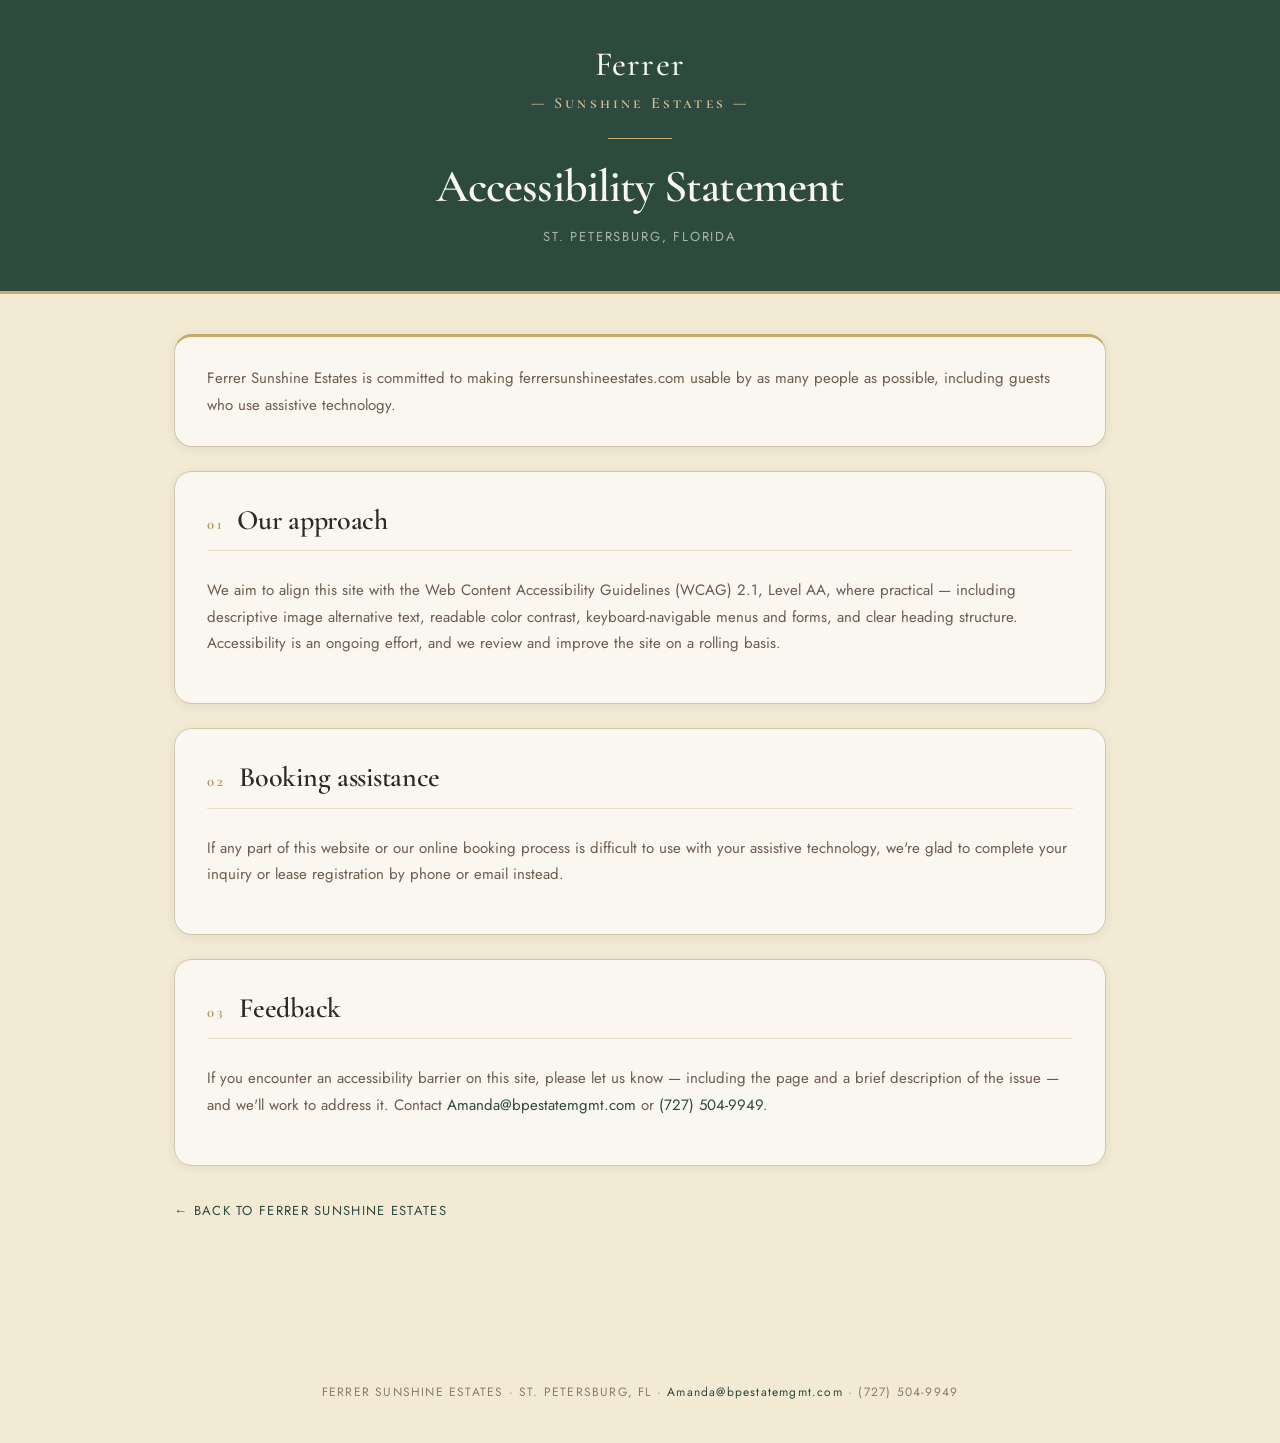
<file: accessibility.html>
<!doctype html>
<html lang="en">
<head>
<meta charset="utf-8" />
<meta name="viewport" content="width=device-width, initial-scale=1" />

<!-- Google tag (gtag.js) -->
<script async src="https://www.googletagmanager.com/gtag/js?id=G-5G0YYKSD37"></script>
<script>
  window.dataLayer = window.dataLayer || [];
  function gtag(){dataLayer.push(arguments);}
  gtag('js', new Date());

  gtag('config', 'G-5G0YYKSD37');
</script>

<title>Accessibility Statement | Ferrer Sunshine Estates</title>
<meta name="description" content="Our commitment to digital accessibility for ferrersunshineestates.com and how to reach us with feedback or accommodation requests." />
<link rel="canonical" href="https://www.ferrersunshineestates.com/accessibility.html" />
<meta name="robots" content="index, follow" />
<link rel="icon" href="/favicon.ico" sizes="any" />
<link rel="apple-touch-icon" href="/apple-touch-icon.png" />
<link rel="manifest" href="/site.webmanifest" />
<meta name="theme-color" content="#2C4A3E" />
<link rel="preconnect" href="https://fonts.googleapis.com" />
<link rel="preconnect" href="https://fonts.gstatic.com" crossorigin>
<link href="https://fonts.googleapis.com/css2?family=Cormorant+Garamond:ital,wght@0,300;0,400;0,500;0,600;1,300;1,400;1,500;1,600&family=Cormorant+SC:wght@300;500;600;700&family=Jost:wght@300;400;500;600;700&display=swap" rel="stylesheet">
<link rel="stylesheet" href="tokens.css" />
<link rel="stylesheet" href="lease.css" />
<style>
.lp-wrap p, .lp-wrap li { font-size: 15px; line-height: 1.75; color: var(--color-cream-700); max-width: none; }
.lp-wrap li { margin-bottom: 6px; }
.lp-wrap ul { padding-left: 22px; margin: 10px 0 0; }
.lp-wrap a { color: var(--color-green-800); }
.back { display: inline-block; margin: 34px 0 0; font-size: 13px; letter-spacing: .1em; text-transform: uppercase; color: var(--color-green-800); text-decoration: none; }
.back:hover { text-decoration: underline; }
</style>
</head>
<body>
<header class="lp-mast">
<div class="lm-name">Ferrer</div>
<div class="lm-sub">— Sunshine Estates —</div>
<div class="lm-rule"></div>
<h1>Accessibility Statement</h1>
<div class="lm-meta">St. Petersburg, Florida</div>
</header>

<div class="lp-wrap">
<div class="lp-intro">
<p>Ferrer Sunshine Estates is committed to making ferrersunshineestates.com usable by as many people as possible, including guests who use assistive technology.</p>
</div>

<div class="sec">
<div class="sec-head"><span class="sec-num">01</span><h2>Our approach</h2></div>
<p>We aim to align this site with the Web Content Accessibility Guidelines (WCAG) 2.1, Level AA, where practical — including descriptive image alternative text, readable color contrast, keyboard-navigable menus and forms, and clear heading structure. Accessibility is an ongoing effort, and we review and improve the site on a rolling basis.</p>
</div>

<div class="sec">
<div class="sec-head"><span class="sec-num">02</span><h2>Booking assistance</h2></div>
<p>If any part of this website or our online booking process is difficult to use with your assistive technology, we're glad to complete your inquiry or lease registration by phone or email instead.</p>
</div>

<div class="sec">
<div class="sec-head"><span class="sec-num">03</span><h2>Feedback</h2></div>
<p>If you encounter an accessibility barrier on this site, please let us know — including the page and a brief description of the issue — and we'll work to address it. Contact <a href="mailto:Amanda@bpestatemgmt.com">Amanda@bpestatemgmt.com</a> or <a href="tel:7275049949">(727) 504-9949</a>.</p>
</div>

<a class="back" href="index.html">&larr; Back to Ferrer Sunshine Estates</a>
</div>

<div class="foot">
FERRER SUNSHINE ESTATES · ST. PETERSBURG, FL · <a href="mailto:Amanda@bpestatemgmt.com">Amanda@bpestatemgmt.com</a> · (727) 504-9949
</div>
</body>
</html>
</file>
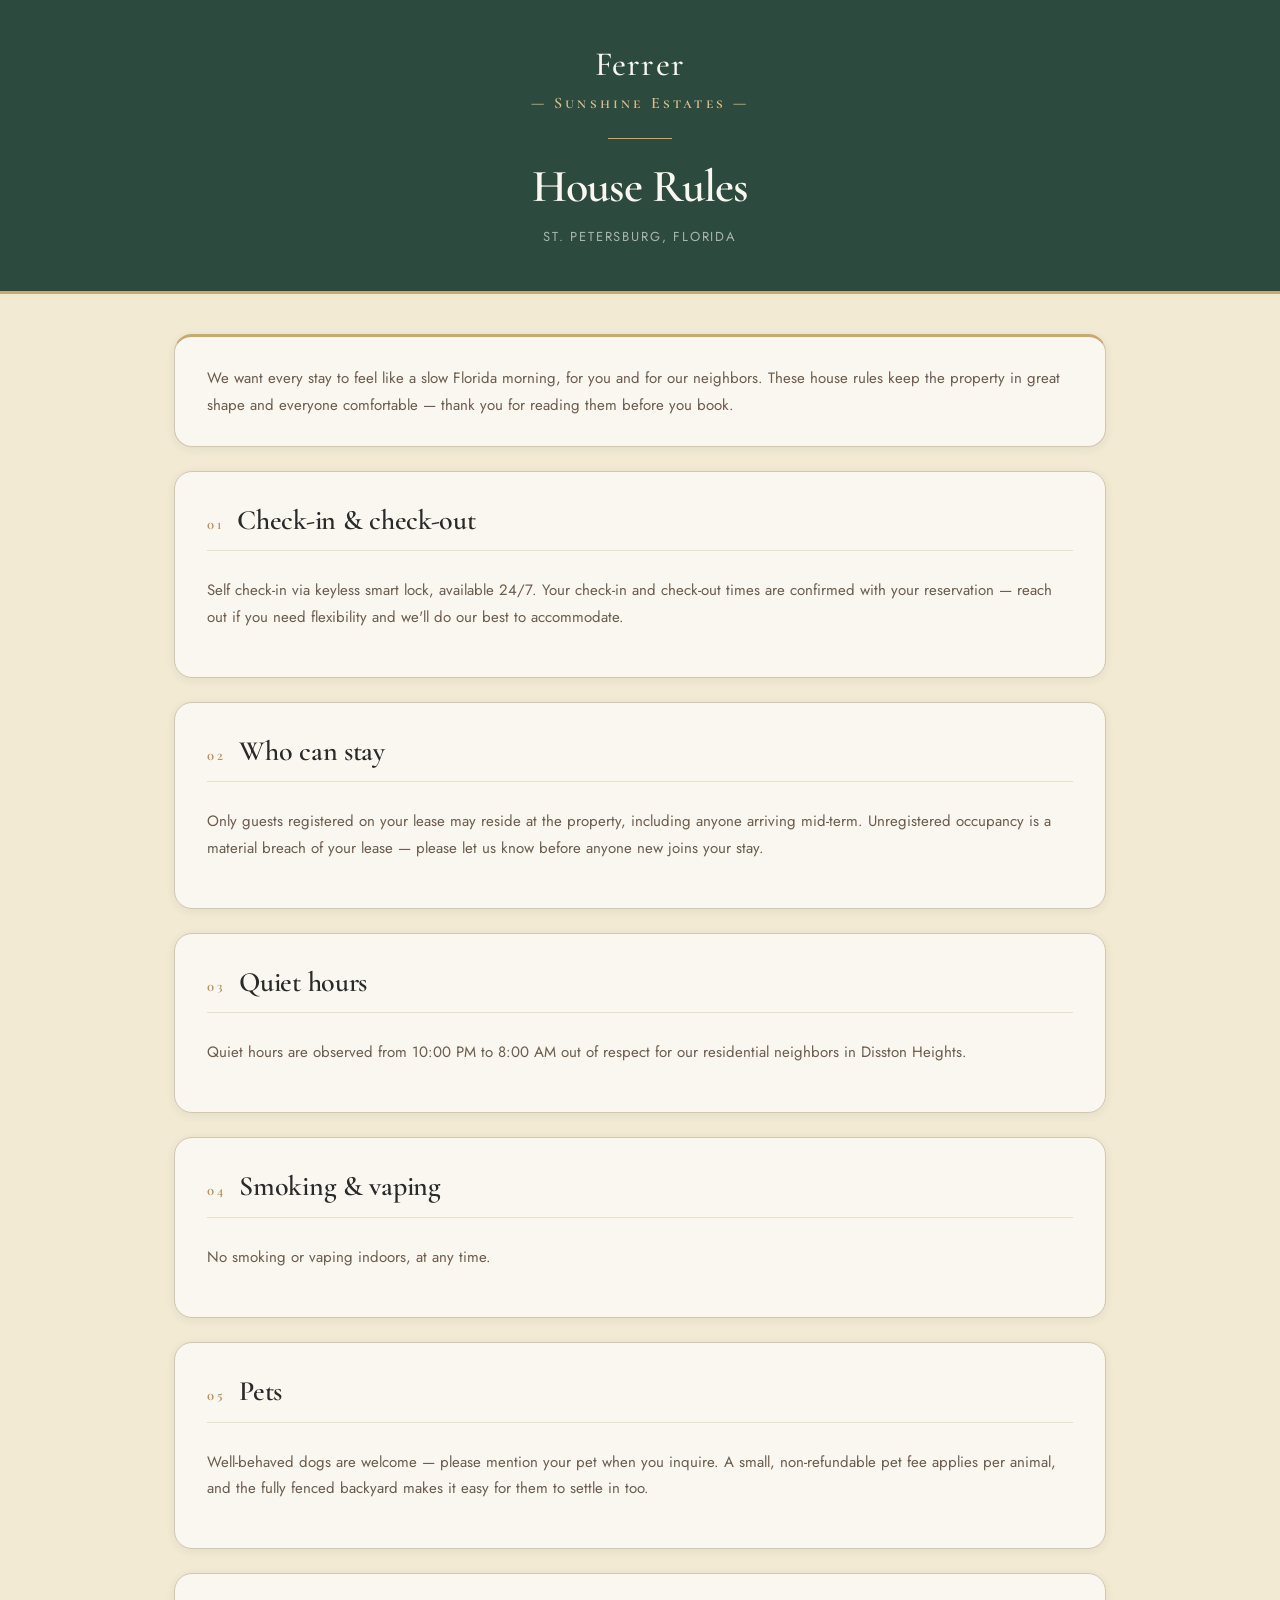
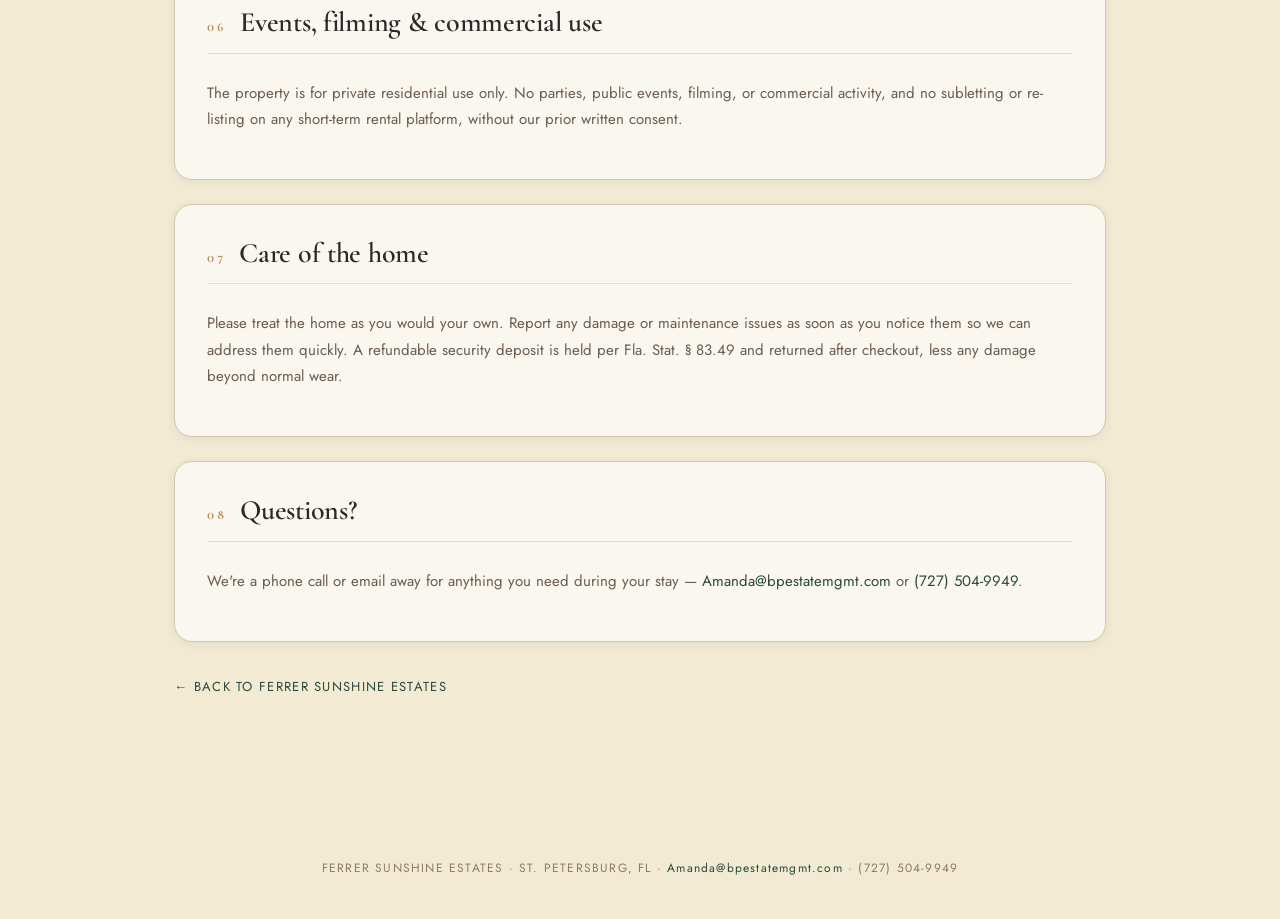
<file: house-rules.html>
<!doctype html>
<html lang="en">
<head>
<meta charset="utf-8" />
<meta name="viewport" content="width=device-width, initial-scale=1" />

<!-- Google tag (gtag.js) -->
<script async src="https://www.googletagmanager.com/gtag/js?id=G-5G0YYKSD37"></script>
<script>
  window.dataLayer = window.dataLayer || [];
  function gtag(){dataLayer.push(arguments);}
  gtag('js', new Date());

  gtag('config', 'G-5G0YYKSD37');
</script>

<title>House Rules | Ferrer Sunshine Estates, St. Petersburg FL</title>
<meta name="description" content="House rules for guests staying at Ferrer Sunshine Estates in St. Petersburg, Florida — check-in, quiet hours, pets, smoking policy, and more." />
<link rel="canonical" href="https://www.ferrersunshineestates.com/house-rules.html" />
<meta name="robots" content="index, follow" />
<link rel="icon" href="/favicon.ico" sizes="any" />
<link rel="apple-touch-icon" href="/apple-touch-icon.png" />
<link rel="manifest" href="/site.webmanifest" />
<meta name="theme-color" content="#2C4A3E" />
<link rel="preconnect" href="https://fonts.googleapis.com" />
<link rel="preconnect" href="https://fonts.gstatic.com" crossorigin>
<link href="https://fonts.googleapis.com/css2?family=Cormorant+Garamond:ital,wght@0,300;0,400;0,500;0,600;1,300;1,400;1,500;1,600&family=Cormorant+SC:wght@300;500;600;700&family=Jost:wght@300;400;500;600;700&display=swap" rel="stylesheet">
<link rel="stylesheet" href="tokens.css" />
<link rel="stylesheet" href="lease.css" />
<style>
.lp-wrap p, .lp-wrap li { font-size: 15px; line-height: 1.75; color: var(--color-cream-700); max-width: none; }
.lp-wrap li { margin-bottom: 6px; }
.lp-wrap ul { padding-left: 22px; margin: 10px 0 0; }
.lp-wrap a { color: var(--color-green-800); }
.back { display: inline-block; margin: 34px 0 0; font-size: 13px; letter-spacing: .1em; text-transform: uppercase; color: var(--color-green-800); text-decoration: none; }
.back:hover { text-decoration: underline; }
</style>
</head>
<body>
<header class="lp-mast">
<div class="lm-name">Ferrer</div>
<div class="lm-sub">— Sunshine Estates —</div>
<div class="lm-rule"></div>
<h1>House Rules</h1>
<div class="lm-meta">St. Petersburg, Florida</div>
</header>

<div class="lp-wrap">
<div class="lp-intro">
<p>We want every stay to feel like a slow Florida morning, for you and for our neighbors. These house rules keep the property in great shape and everyone comfortable — thank you for reading them before you book.</p>
</div>

<div class="sec">
<div class="sec-head"><span class="sec-num">01</span><h2>Check-in &amp; check-out</h2></div>
<p>Self check-in via keyless smart lock, available 24/7. Your check-in and check-out times are confirmed with your reservation — reach out if you need flexibility and we'll do our best to accommodate.</p>
</div>

<div class="sec">
<div class="sec-head"><span class="sec-num">02</span><h2>Who can stay</h2></div>
<p>Only guests registered on your lease may reside at the property, including anyone arriving mid-term. Unregistered occupancy is a material breach of your lease — please let us know before anyone new joins your stay.</p>
</div>

<div class="sec">
<div class="sec-head"><span class="sec-num">03</span><h2>Quiet hours</h2></div>
<p>Quiet hours are observed from 10:00 PM to 8:00 AM out of respect for our residential neighbors in Disston Heights.</p>
</div>

<div class="sec">
<div class="sec-head"><span class="sec-num">04</span><h2>Smoking &amp; vaping</h2></div>
<p>No smoking or vaping indoors, at any time.</p>
</div>

<div class="sec">
<div class="sec-head"><span class="sec-num">05</span><h2>Pets</h2></div>
<p>Well-behaved dogs are welcome — please mention your pet when you inquire. A small, non-refundable pet fee applies per animal, and the fully fenced backyard makes it easy for them to settle in too.</p>
</div>

<div class="sec">
<div class="sec-head"><span class="sec-num">06</span><h2>Events, filming &amp; commercial use</h2></div>
<p>The property is for private residential use only. No parties, public events, filming, or commercial activity, and no subletting or re-listing on any short-term rental platform, without our prior written consent.</p>
</div>

<div class="sec">
<div class="sec-head"><span class="sec-num">07</span><h2>Care of the home</h2></div>
<p>Please treat the home as you would your own. Report any damage or maintenance issues as soon as you notice them so we can address them quickly. A refundable security deposit is held per Fla. Stat. § 83.49 and returned after checkout, less any damage beyond normal wear.</p>
</div>

<div class="sec">
<div class="sec-head"><span class="sec-num">08</span><h2>Questions?</h2></div>
<p>We're a phone call or email away for anything you need during your stay — <a href="mailto:Amanda@bpestatemgmt.com">Amanda@bpestatemgmt.com</a> or <a href="tel:7275049949">(727) 504-9949</a>.</p>
</div>

<a class="back" href="index.html">&larr; Back to Ferrer Sunshine Estates</a>
</div>

<div class="foot">
FERRER SUNSHINE ESTATES · ST. PETERSBURG, FL · <a href="mailto:Amanda@bpestatemgmt.com">Amanda@bpestatemgmt.com</a> · (727) 504-9949
</div>
</body>
</html>
</file>
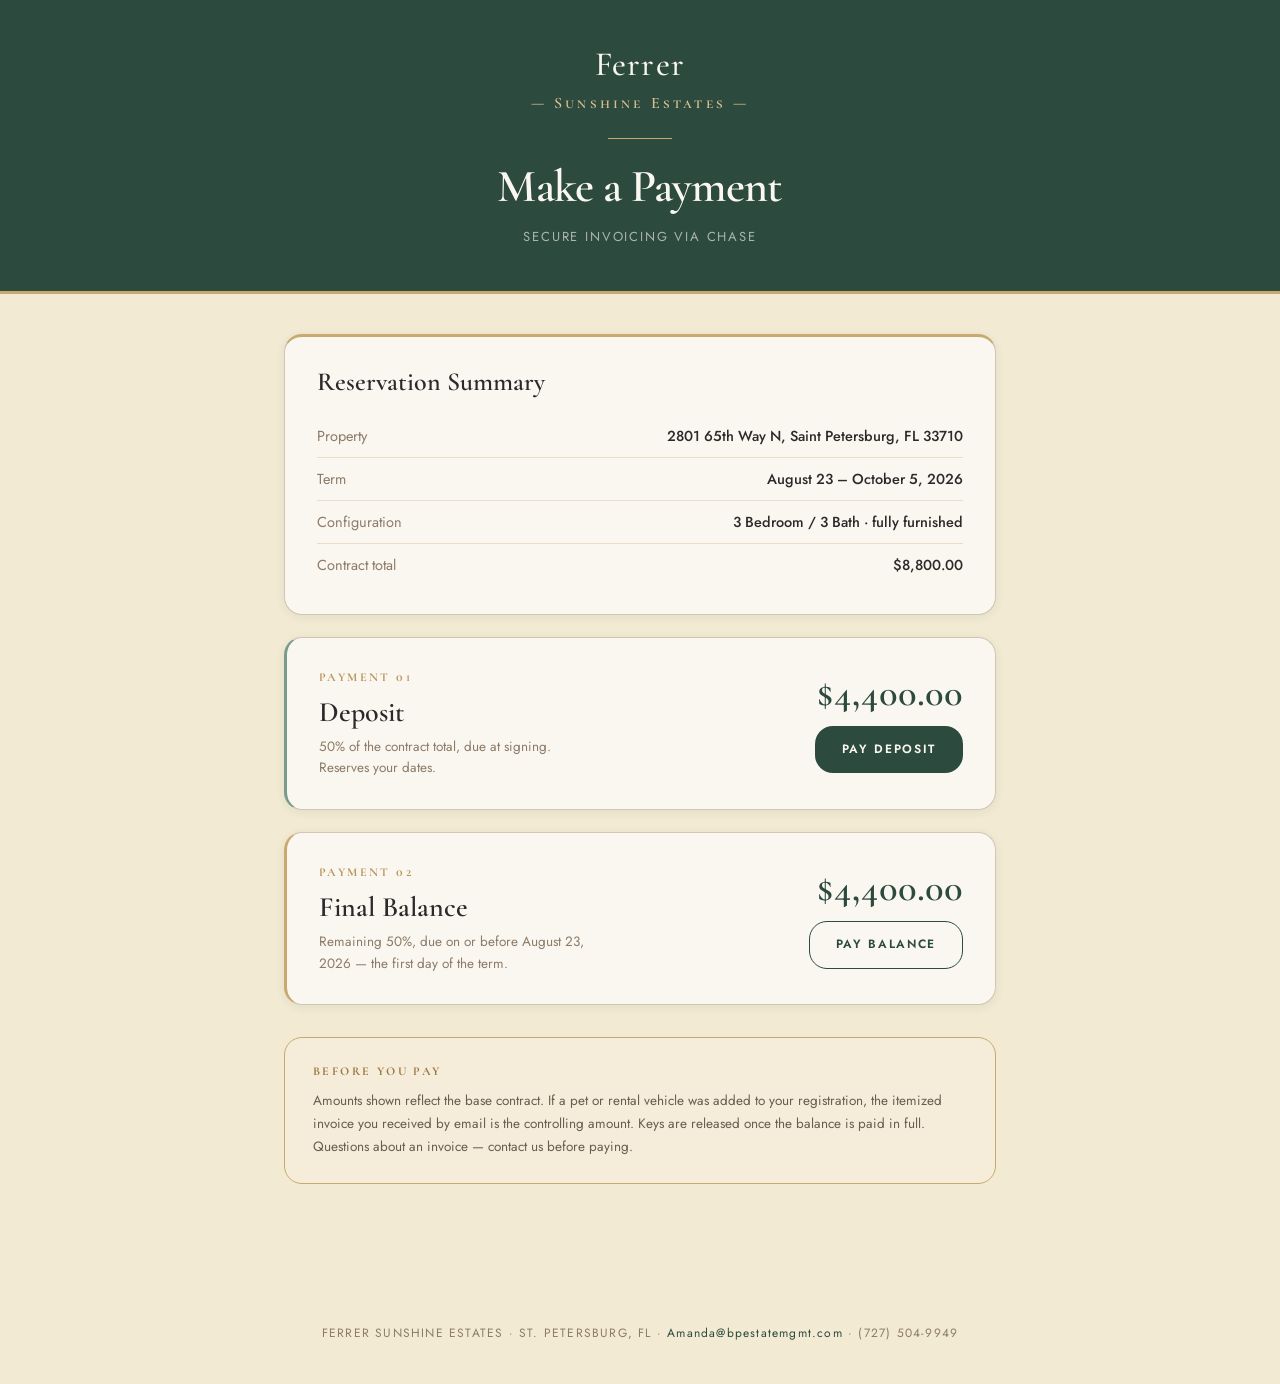
<file: pay.html>
<!doctype html>
<html lang="en">
<head>
<meta charset="utf-8" />
<meta name="viewport" content="width=device-width, initial-scale=1" />

<!-- Google tag (gtag.js) -->
<script async src="https://www.googletagmanager.com/gtag/js?id=G-5G0YYKSD37"></script>
<script>
  window.dataLayer = window.dataLayer || [];
  function gtag(){dataLayer.push(arguments);}
  gtag('js', new Date());

  gtag('config', 'G-5G0YYKSD37');
</script>

<title>Make a Payment | Ferrer Sunshine Estates</title>
<meta name="robots" content="noindex, nofollow" />
<link rel="stylesheet" href="tokens.css" />
<link rel="stylesheet" href="lease.css" />
<style>
.pay-wrap{max-width:760px;margin:0 auto;padding:0 24px 100px}
.pay-summary{background:var(--color-cream-50);border:1px solid var(--color-cream-300);border-top:3px solid var(--color-gold-500);border-radius:var(--radius-sm);padding:28px 32px;margin-top:40px;box-shadow:var(--shadow-sm)}
.pay-summary .ps-row{display:flex;justify-content:space-between;gap:20px;padding:9px 0;font-size:14.5px;border-bottom:1px solid var(--color-cream-200)}
.pay-summary .ps-row:last-child{border-bottom:none}
.pay-summary .ps-row span:first-child{color:var(--color-cream-600)}
.pay-summary .ps-row span:last-child{color:var(--color-charcoal);font-weight:500;text-align:right}
.pay-summary h3{font-family:var(--font-display);font-size:26px;font-weight:600;margin:0 0 16px;color:var(--color-charcoal)}
.paycard{background:var(--color-cream-50);border:1px solid var(--color-cream-300);border-left:3px solid var(--color-green-500);border-radius:var(--radius-sm);padding:30px 32px;margin-top:22px;box-shadow:var(--shadow-sm);display:flex;justify-content:space-between;align-items:center;gap:28px;flex-wrap:wrap}
.paycard.second{border-left-color:var(--color-gold-500)}
.paycard .pc-step{font-family:var(--font-sc);font-size:12px;font-weight:700;letter-spacing:.2em;text-transform:uppercase;color:var(--color-gold-600);margin-bottom:8px}
.paycard h4{font-family:var(--font-display);font-size:28px;font-weight:600;margin:0 0 8px;color:var(--color-charcoal);line-height:1.15}
.paycard p{font-size:13.5px;line-height:1.6;color:var(--color-cream-600);margin:0;max-width:34ch}
.paycard .pc-right{display:flex;flex-direction:column;align-items:flex-end;gap:14px}
.paycard .pc-amt{font-family:var(--font-display);font-size:38px;font-weight:600;color:var(--color-green-800);line-height:1;font-variant-numeric:tabular-nums}
.paycard .btn{text-decoration:none;white-space:nowrap}
.paynote{margin-top:32px;padding:24px 28px;border:1px solid var(--color-gold-500);background:var(--color-gold-100);border-radius:var(--radius-sm)}
.paynote b{display:block;font-family:var(--font-sc);font-size:12px;font-weight:700;letter-spacing:.2em;text-transform:uppercase;color:var(--color-gold-700);margin-bottom:8px}
.paynote p{font-size:13.5px;line-height:1.7;color:var(--color-cream-700);margin:0;max-width:none}
@media(max-width:620px){.paycard{flex-direction:column;align-items:flex-start}.paycard .pc-right{align-items:flex-start;width:100%}}
</style>
</head>
<body>
<header class="lp-mast">
<div class="lm-name">Ferrer</div>
<div class="lm-sub">— Sunshine Estates —</div>
<div class="lm-rule"></div>
<h1>Make a Payment</h1>
<div class="lm-meta">Secure Invoicing via Chase</div>
</header>
<div class="pay-wrap">
<div class="pay-summary">
<h3>Reservation Summary</h3>
<div class="ps-row"><span>Property</span><span>2801 65th Way N, Saint Petersburg, FL 33710</span></div>
<div class="ps-row"><span>Term</span><span>August 23 – October 5, 2026</span></div>
<div class="ps-row"><span>Configuration</span><span>3 Bedroom / 3 Bath · fully furnished</span></div>
<div class="ps-row"><span>Contract total</span><span id="ps-total">—</span></div>
</div>
<div class="paycard">
<div>
<div class="pc-step">Payment 01</div>
<h4>Deposit</h4>
<p>50% of the contract total, due at signing. Reserves your dates.</p>
</div>
<div class="pc-right">
<div class="pc-amt" id="amt-deposit">—</div>
<a class="btn btn-primary" id="link-deposit" href="#" target="_blank" rel="noopener noreferrer">Pay Deposit</a>
</div>
</div>
<div class="paycard second">
<div>
<div class="pc-step">Payment 02</div>
<h4>Final Balance</h4>
<p>Remaining 50%, due on or before August 23, 2026 — the first day of the term.</p>
</div>
<div class="pc-right">
<div class="pc-amt" id="amt-balance">—</div>
<a class="btn btn-outline" id="link-balance" href="#" target="_blank" rel="noopener noreferrer">Pay Balance</a>
</div>
</div>
<div class="paynote">
<b>Before you pay</b>
<p>Amounts shown reflect the base contract. If a pet or rental vehicle was added to your registration, the itemized invoice you received by email is the controlling amount. Keys are released once the balance is paid in full. Questions about an invoice — contact us before paying.</p>
</div>
</div>
<div class="foot">
FERRER SUNSHINE ESTATES · ST. PETERSBURG, FL · <a href="mailto:Amanda@bpestatemgmt.com">Amanda@bpestatemgmt.com</a> · (727) 504-9949
</div>
<script>
/* ── CONFIG ─────────────────────────────────────────────────
   Update CONTRACT_TOTAL to the final agreed amount for this
   client (include pet / vehicle add-ons if any).
   Swap the invoice URLs when you issue new invoices.
   ──────────────────────────────────────────────────────────── */
var CONTRACT_TOTAL = 8800;
var LINK_DEPOSIT = 'https://payments.chase.com/?invid=KMRPYR46YYYH';
var LINK_BALANCE = 'https://payments.chase.com/?invid=KMRPYR46YYZ2';

/* A signed registration links here as pay.html?total=9050&co=freeFall%20Theatre
   — the total and company name below are overridden when those are present. */
var params = new URLSearchParams(location.search);
var qTotal = parseFloat(params.get('total'));
if (!isNaN(qTotal) && qTotal > 0) CONTRACT_TOTAL = qTotal;
var qCo = params.get('co');
if (qCo) {
  var row = document.createElement('div');
  row.className = 'ps-row';
  row.innerHTML = '<span>Lessee<\/span><span><\/span>';
  row.lastChild.textContent = qCo;
  document.getElementById('ps-total').parentNode.parentNode.insertBefore(row, document.getElementById('ps-total').parentNode);
}

var usd = function (n) { return '$' + n.toLocaleString('en-US', { minimumFractionDigits: 2, maximumFractionDigits: 2 }); };
var half = Math.round(CONTRACT_TOTAL * 50) / 100;
document.getElementById('ps-total').textContent = usd(CONTRACT_TOTAL);
document.getElementById('amt-deposit').textContent = usd(half);
document.getElementById('amt-balance').textContent = usd(CONTRACT_TOTAL - half);
document.getElementById('link-deposit').href = LINK_DEPOSIT;
document.getElementById('link-balance').href = LINK_BALANCE;
</script>
</body>
</html>
</file>
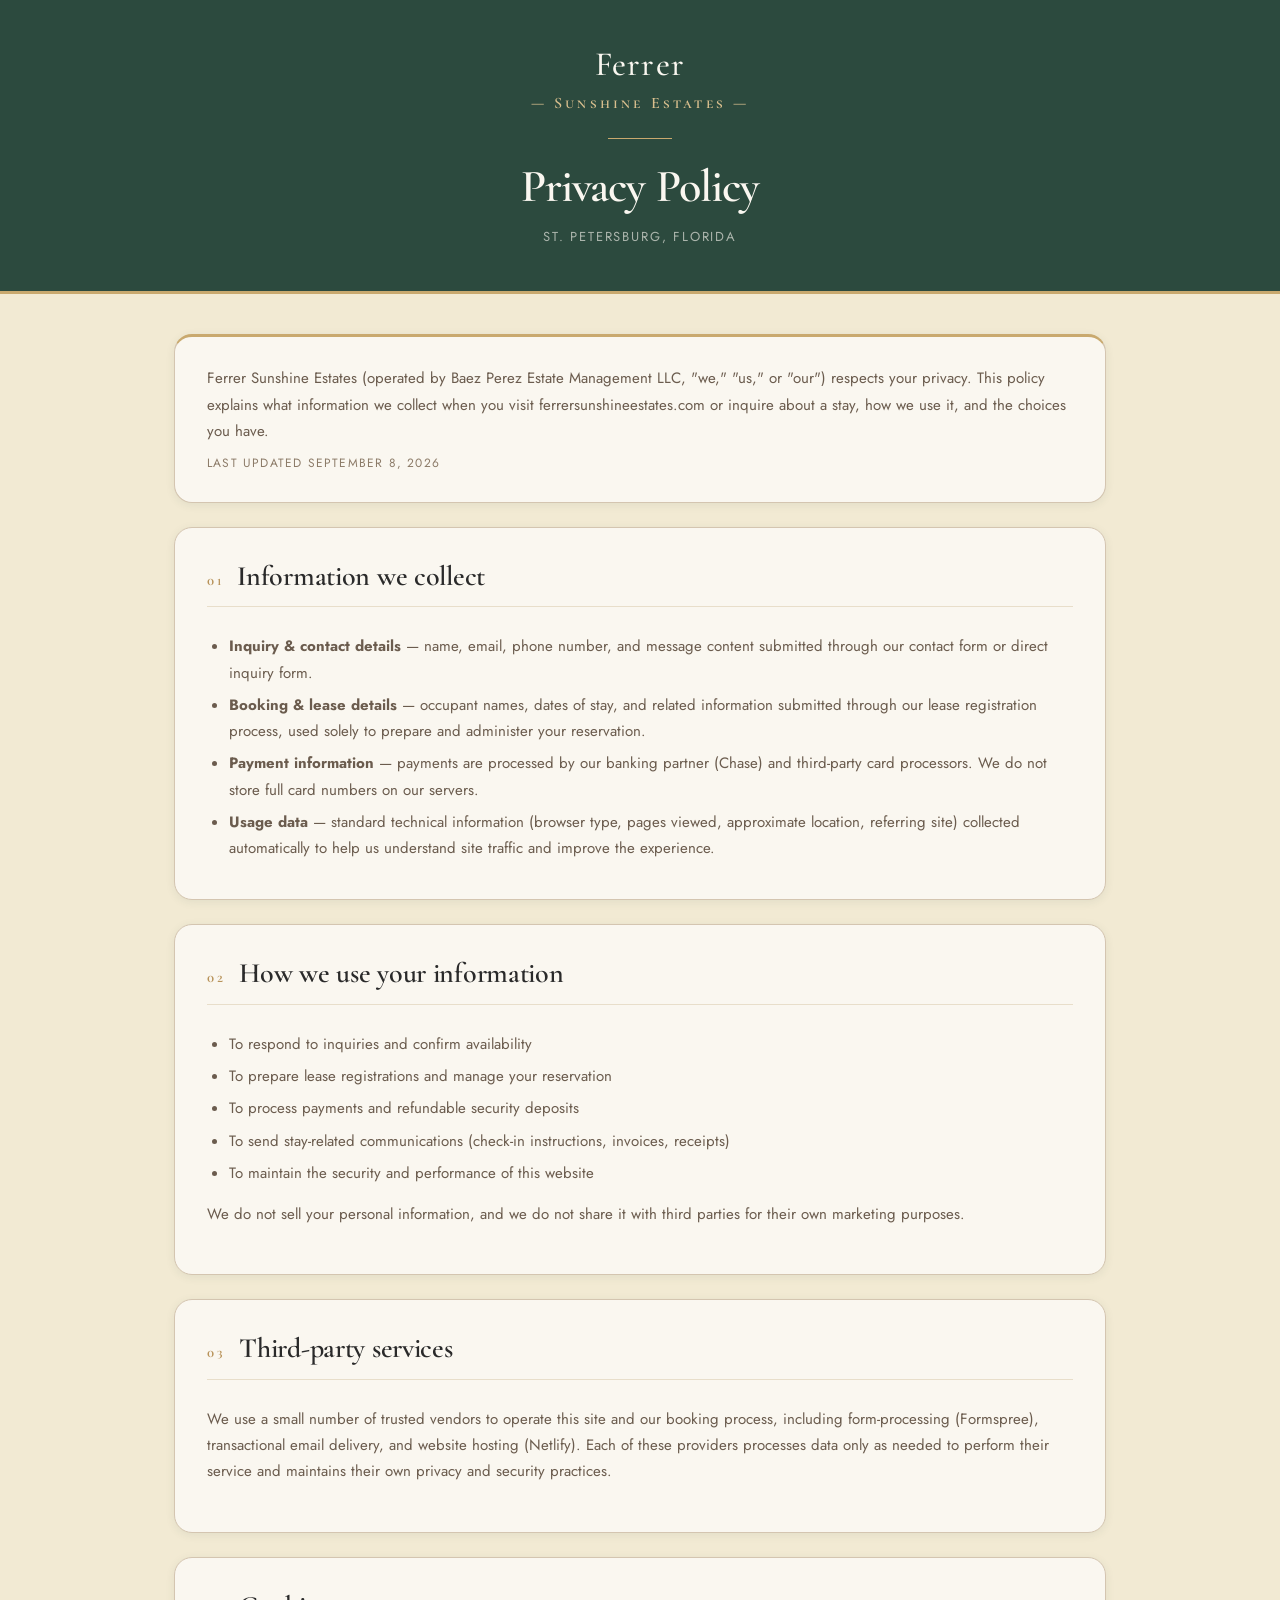
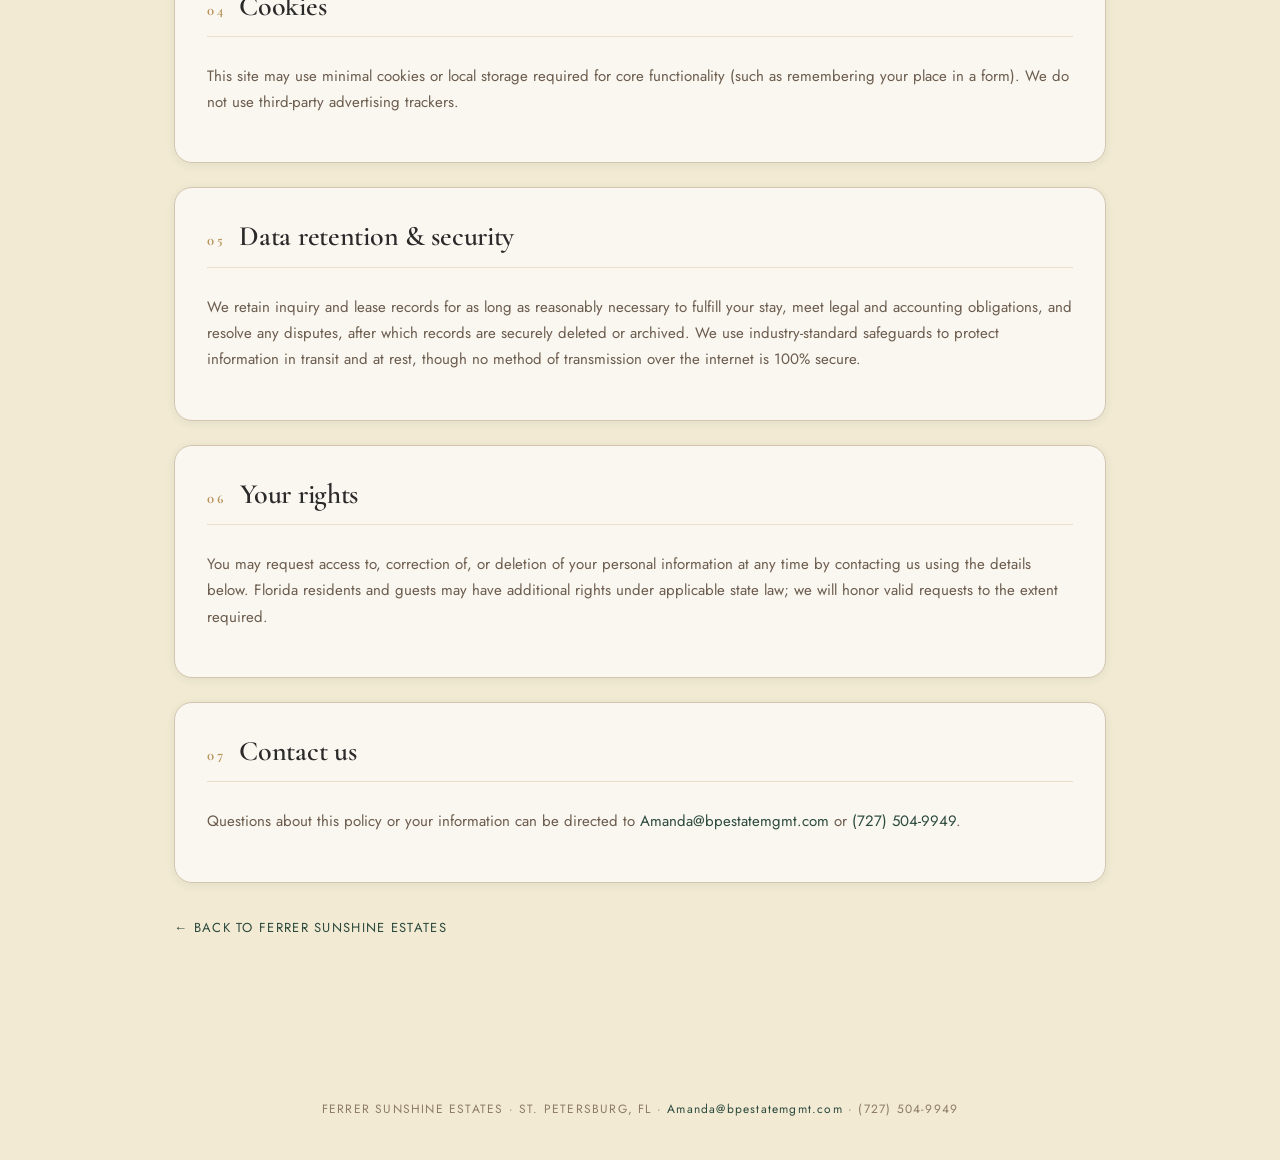
<file: privacy.html>
<!doctype html>
<html lang="en">
<head>
<meta charset="utf-8" />
<meta name="viewport" content="width=device-width, initial-scale=1" />

<!-- Google tag (gtag.js) -->
<script async src="https://www.googletagmanager.com/gtag/js?id=G-5G0YYKSD37"></script>
<script>
  window.dataLayer = window.dataLayer || [];
  function gtag(){dataLayer.push(arguments);}
  gtag('js', new Date());

  gtag('config', 'G-5G0YYKSD37');
</script>

<title>Privacy Policy | Ferrer Sunshine Estates</title>
<meta name="description" content="How Ferrer Sunshine Estates collects, uses, and protects the information you share with us when you inquire about or book a stay in St. Petersburg, FL." />
<link rel="canonical" href="https://www.ferrersunshineestates.com/privacy.html" />
<meta name="robots" content="index, follow" />
<link rel="icon" href="/favicon.ico" sizes="any" />
<link rel="apple-touch-icon" href="/apple-touch-icon.png" />
<link rel="manifest" href="/site.webmanifest" />
<meta name="theme-color" content="#2C4A3E" />
<link rel="preconnect" href="https://fonts.googleapis.com" />
<link rel="preconnect" href="https://fonts.gstatic.com" crossorigin>
<link href="https://fonts.googleapis.com/css2?family=Cormorant+Garamond:ital,wght@0,300;0,400;0,500;0,600;1,300;1,400;1,500;1,600&family=Cormorant+SC:wght@300;500;600;700&family=Jost:wght@300;400;500;600;700&display=swap" rel="stylesheet">
<link rel="stylesheet" href="tokens.css" />
<link rel="stylesheet" href="lease.css" />
<style>
.lp-wrap p, .lp-wrap li { font-size: 15px; line-height: 1.75; color: var(--color-cream-700); max-width: none; }
.lp-wrap li { margin-bottom: 6px; }
.lp-wrap ul { padding-left: 22px; margin: 10px 0 0; }
.lp-wrap a { color: var(--color-green-800); }
.updated { font-size: 12px; letter-spacing: .1em; text-transform: uppercase; color: var(--color-cream-600); margin-top: 10px; }
.back { display: inline-block; margin: 34px 0 0; font-size: 13px; letter-spacing: .1em; text-transform: uppercase; color: var(--color-green-800); text-decoration: none; }
.back:hover { text-decoration: underline; }
</style>
</head>
<body>
<header class="lp-mast">
<div class="lm-name">Ferrer</div>
<div class="lm-sub">— Sunshine Estates —</div>
<div class="lm-rule"></div>
<h1>Privacy Policy</h1>
<div class="lm-meta">St. Petersburg, Florida</div>
</header>

<div class="lp-wrap">
<div class="lp-intro">
<p>Ferrer Sunshine Estates (operated by Baez Perez Estate Management LLC, "we," "us," or "our") respects your privacy. This policy explains what information we collect when you visit ferrersunshineestates.com or inquire about a stay, how we use it, and the choices you have.</p>
<div class="updated">Last updated September 8, 2026</div>
</div>

<div class="sec">
<div class="sec-head"><span class="sec-num">01</span><h2>Information we collect</h2></div>
<ul>
<li><b>Inquiry &amp; contact details</b> — name, email, phone number, and message content submitted through our contact form or direct inquiry form.</li>
<li><b>Booking &amp; lease details</b> — occupant names, dates of stay, and related information submitted through our lease registration process, used solely to prepare and administer your reservation.</li>
<li><b>Payment information</b> — payments are processed by our banking partner (Chase) and third-party card processors. We do not store full card numbers on our servers.</li>
<li><b>Usage data</b> — standard technical information (browser type, pages viewed, approximate location, referring site) collected automatically to help us understand site traffic and improve the experience.</li>
</ul>
</div>

<div class="sec">
<div class="sec-head"><span class="sec-num">02</span><h2>How we use your information</h2></div>
<ul>
<li>To respond to inquiries and confirm availability</li>
<li>To prepare lease registrations and manage your reservation</li>
<li>To process payments and refundable security deposits</li>
<li>To send stay-related communications (check-in instructions, invoices, receipts)</li>
<li>To maintain the security and performance of this website</li>
</ul>
<p>We do not sell your personal information, and we do not share it with third parties for their own marketing purposes.</p>
</div>

<div class="sec">
<div class="sec-head"><span class="sec-num">03</span><h2>Third-party services</h2></div>
<p>We use a small number of trusted vendors to operate this site and our booking process, including form-processing (Formspree), transactional email delivery, and website hosting (Netlify). Each of these providers processes data only as needed to perform their service and maintains their own privacy and security practices.</p>
</div>

<div class="sec">
<div class="sec-head"><span class="sec-num">04</span><h2>Cookies</h2></div>
<p>This site may use minimal cookies or local storage required for core functionality (such as remembering your place in a form). We do not use third-party advertising trackers.</p>
</div>

<div class="sec">
<div class="sec-head"><span class="sec-num">05</span><h2>Data retention &amp; security</h2></div>
<p>We retain inquiry and lease records for as long as reasonably necessary to fulfill your stay, meet legal and accounting obligations, and resolve any disputes, after which records are securely deleted or archived. We use industry-standard safeguards to protect information in transit and at rest, though no method of transmission over the internet is 100% secure.</p>
</div>

<div class="sec">
<div class="sec-head"><span class="sec-num">06</span><h2>Your rights</h2></div>
<p>You may request access to, correction of, or deletion of your personal information at any time by contacting us using the details below. Florida residents and guests may have additional rights under applicable state law; we will honor valid requests to the extent required.</p>
</div>

<div class="sec">
<div class="sec-head"><span class="sec-num">07</span><h2>Contact us</h2></div>
<p>Questions about this policy or your information can be directed to <a href="mailto:Amanda@bpestatemgmt.com">Amanda@bpestatemgmt.com</a> or <a href="tel:7275049949">(727) 504-9949</a>.</p>
</div>

<a class="back" href="index.html">&larr; Back to Ferrer Sunshine Estates</a>
</div>

<div class="foot">
FERRER SUNSHINE ESTATES · ST. PETERSBURG, FL · <a href="mailto:Amanda@bpestatemgmt.com">Amanda@bpestatemgmt.com</a> · (727) 504-9949
</div>
</body>
</html>
</file>
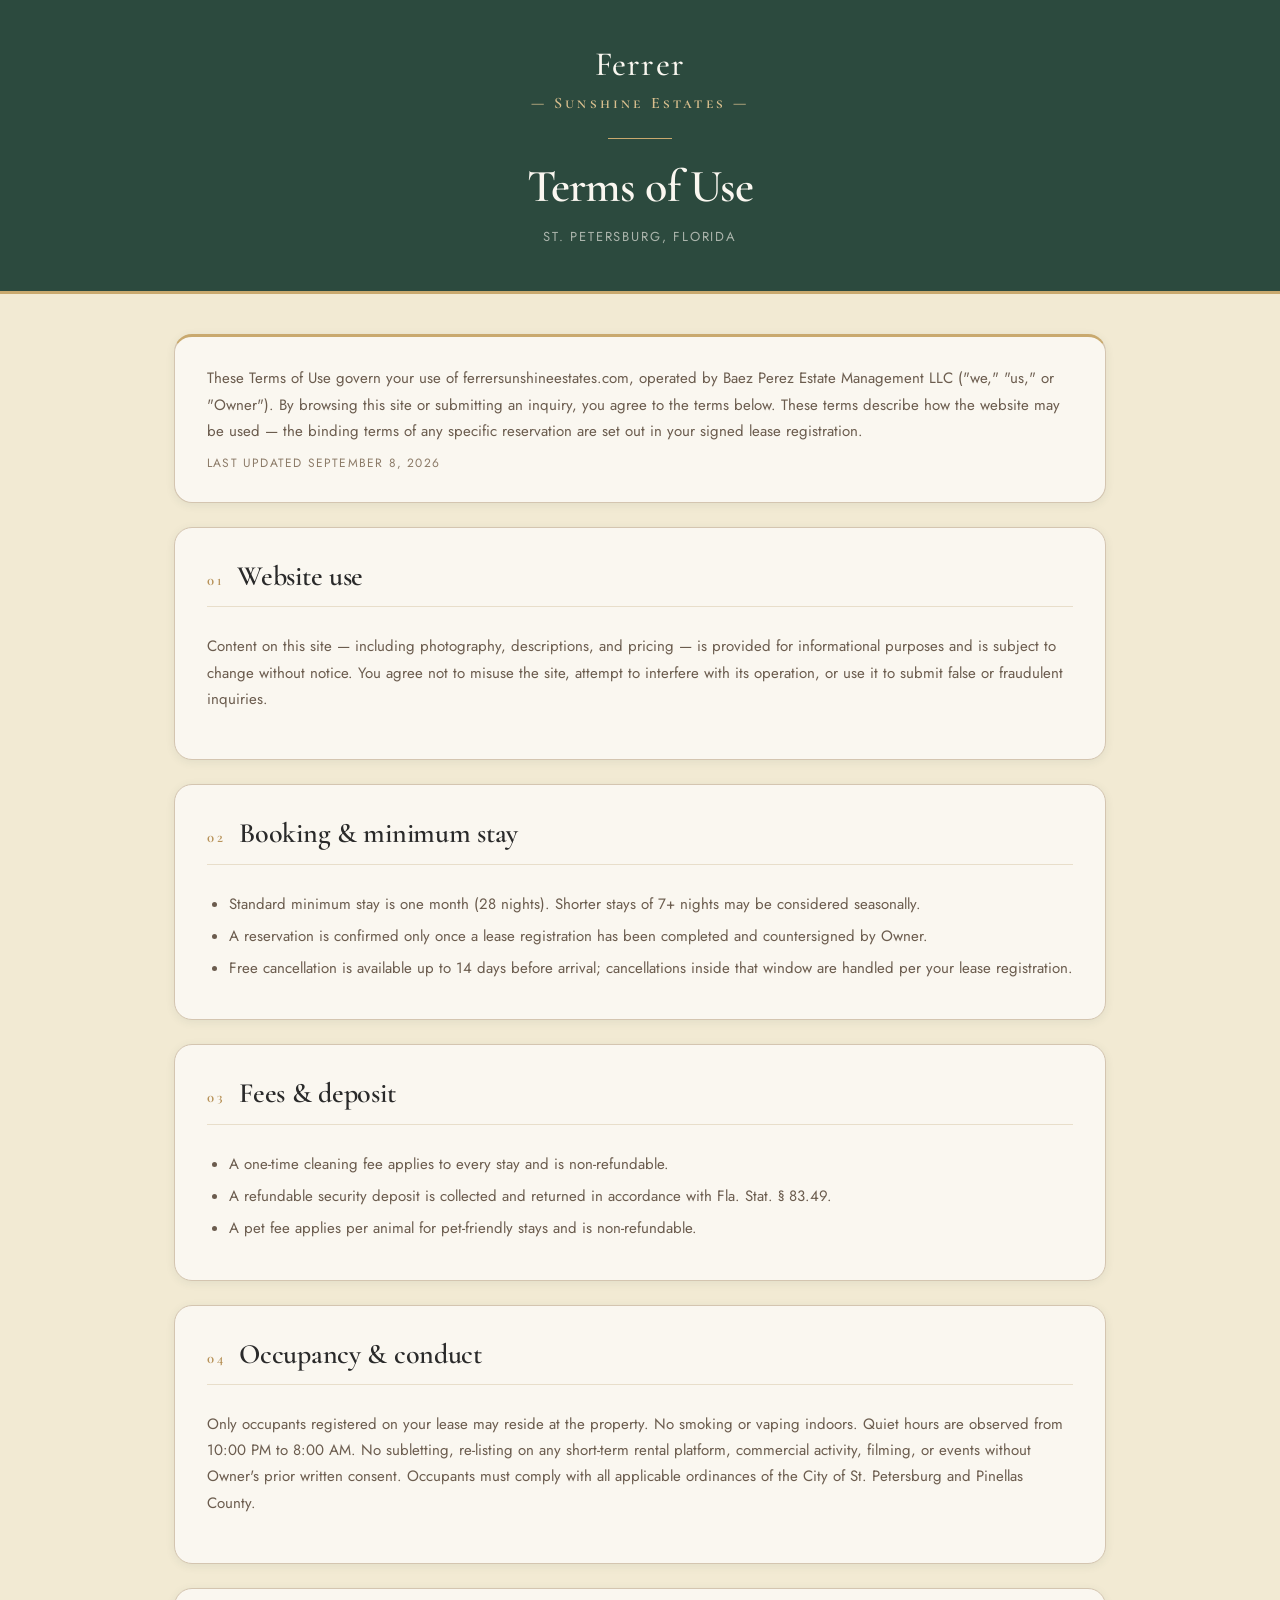
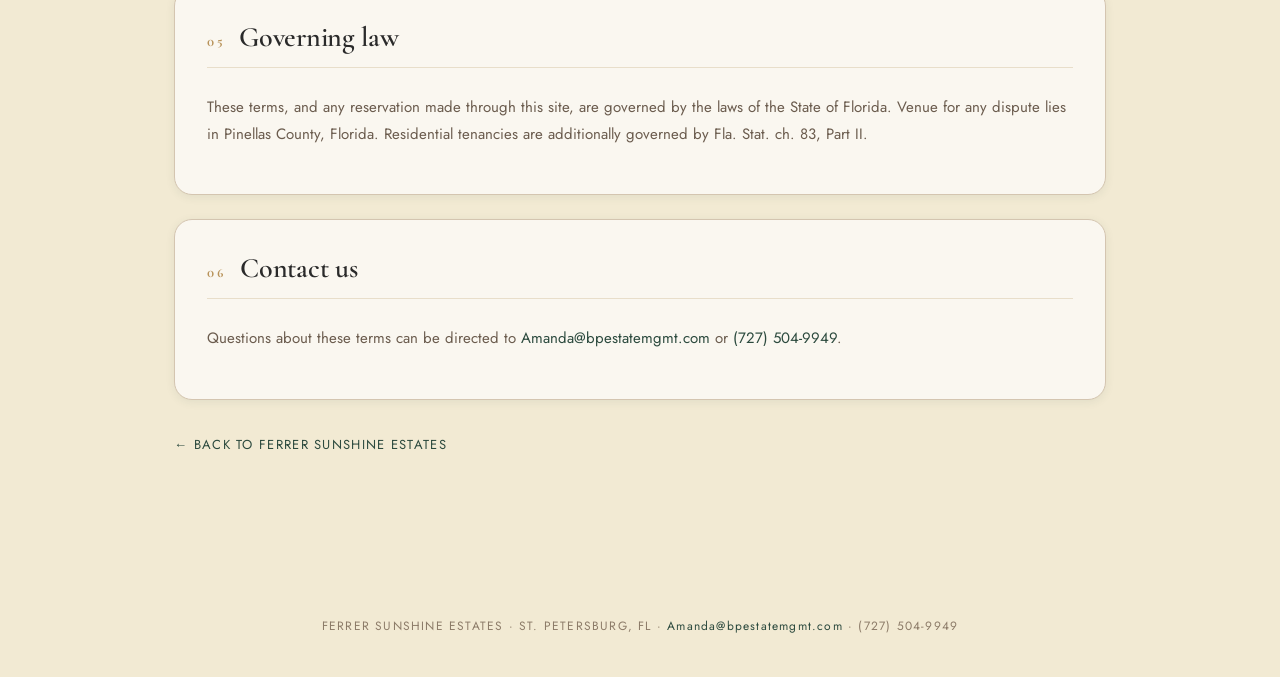
<file: terms.html>
<!doctype html>
<html lang="en">
<head>
<meta charset="utf-8" />
<meta name="viewport" content="width=device-width, initial-scale=1" />

<!-- Google tag (gtag.js) -->
<script async src="https://www.googletagmanager.com/gtag/js?id=G-5G0YYKSD37"></script>
<script>
  window.dataLayer = window.dataLayer || [];
  function gtag(){dataLayer.push(arguments);}
  gtag('js', new Date());

  gtag('config', 'G-5G0YYKSD37');
</script>

<title>Terms of Use | Ferrer Sunshine Estates</title>
<meta name="description" content="Terms of use for ferrersunshineestates.com and a summary of our booking terms for short term and monthly vacation rentals in St. Petersburg, FL." />
<link rel="canonical" href="https://www.ferrersunshineestates.com/terms.html" />
<meta name="robots" content="index, follow" />
<link rel="icon" href="/favicon.ico" sizes="any" />
<link rel="apple-touch-icon" href="/apple-touch-icon.png" />
<link rel="manifest" href="/site.webmanifest" />
<meta name="theme-color" content="#2C4A3E" />
<link rel="preconnect" href="https://fonts.googleapis.com" />
<link rel="preconnect" href="https://fonts.gstatic.com" crossorigin>
<link href="https://fonts.googleapis.com/css2?family=Cormorant+Garamond:ital,wght@0,300;0,400;0,500;0,600;1,300;1,400;1,500;1,600&family=Cormorant+SC:wght@300;500;600;700&family=Jost:wght@300;400;500;600;700&display=swap" rel="stylesheet">
<link rel="stylesheet" href="tokens.css" />
<link rel="stylesheet" href="lease.css" />
<style>
.lp-wrap p, .lp-wrap li { font-size: 15px; line-height: 1.75; color: var(--color-cream-700); max-width: none; }
.lp-wrap li { margin-bottom: 6px; }
.lp-wrap ul { padding-left: 22px; margin: 10px 0 0; }
.lp-wrap a { color: var(--color-green-800); }
.updated { font-size: 12px; letter-spacing: .1em; text-transform: uppercase; color: var(--color-cream-600); margin-top: 10px; }
.back { display: inline-block; margin: 34px 0 0; font-size: 13px; letter-spacing: .1em; text-transform: uppercase; color: var(--color-green-800); text-decoration: none; }
.back:hover { text-decoration: underline; }
</style>
</head>
<body>
<header class="lp-mast">
<div class="lm-name">Ferrer</div>
<div class="lm-sub">— Sunshine Estates —</div>
<div class="lm-rule"></div>
<h1>Terms of Use</h1>
<div class="lm-meta">St. Petersburg, Florida</div>
</header>

<div class="lp-wrap">
<div class="lp-intro">
<p>These Terms of Use govern your use of ferrersunshineestates.com, operated by Baez Perez Estate Management LLC ("we," "us," or "Owner"). By browsing this site or submitting an inquiry, you agree to the terms below. These terms describe how the website may be used — the binding terms of any specific reservation are set out in your signed lease registration.</p>
<div class="updated">Last updated September 8, 2026</div>
</div>

<div class="sec">
<div class="sec-head"><span class="sec-num">01</span><h2>Website use</h2></div>
<p>Content on this site — including photography, descriptions, and pricing — is provided for informational purposes and is subject to change without notice. You agree not to misuse the site, attempt to interfere with its operation, or use it to submit false or fraudulent inquiries.</p>
</div>

<div class="sec">
<div class="sec-head"><span class="sec-num">02</span><h2>Booking &amp; minimum stay</h2></div>
<ul>
<li>Standard minimum stay is one month (28 nights). Shorter stays of 7+ nights may be considered seasonally.</li>
<li>A reservation is confirmed only once a lease registration has been completed and countersigned by Owner.</li>
<li>Free cancellation is available up to 14 days before arrival; cancellations inside that window are handled per your lease registration.</li>
</ul>
</div>

<div class="sec">
<div class="sec-head"><span class="sec-num">03</span><h2>Fees &amp; deposit</h2></div>
<ul>
<li>A one-time cleaning fee applies to every stay and is non-refundable.</li>
<li>A refundable security deposit is collected and returned in accordance with Fla. Stat. § 83.49.</li>
<li>A pet fee applies per animal for pet-friendly stays and is non-refundable.</li>
</ul>
</div>

<div class="sec">
<div class="sec-head"><span class="sec-num">04</span><h2>Occupancy &amp; conduct</h2></div>
<p>Only occupants registered on your lease may reside at the property. No smoking or vaping indoors. Quiet hours are observed from 10:00 PM to 8:00 AM. No subletting, re-listing on any short-term rental platform, commercial activity, filming, or events without Owner's prior written consent. Occupants must comply with all applicable ordinances of the City of St. Petersburg and Pinellas County.</p>
</div>

<div class="sec">
<div class="sec-head"><span class="sec-num">05</span><h2>Governing law</h2></div>
<p>These terms, and any reservation made through this site, are governed by the laws of the State of Florida. Venue for any dispute lies in Pinellas County, Florida. Residential tenancies are additionally governed by Fla. Stat. ch. 83, Part II.</p>
</div>

<div class="sec">
<div class="sec-head"><span class="sec-num">06</span><h2>Contact us</h2></div>
<p>Questions about these terms can be directed to <a href="mailto:Amanda@bpestatemgmt.com">Amanda@bpestatemgmt.com</a> or <a href="tel:7275049949">(727) 504-9949</a>.</p>
</div>

<a class="back" href="index.html">&larr; Back to Ferrer Sunshine Estates</a>
</div>

<div class="foot">
FERRER SUNSHINE ESTATES · ST. PETERSBURG, FL · <a href="mailto:Amanda@bpestatemgmt.com">Amanda@bpestatemgmt.com</a> · (727) 504-9949
</div>
</body>
</html>
</file>
<file: tokens.css>
/* ============================================================
   THE VAULT MARKETING CO — Design Tokens
   colors_and_type.css
   ============================================================ */

@import url('https://fonts.googleapis.com/css2?family=Cormorant+Garamond:ital,wght@0,300;0,400;0,500;0,600;0,700;1,300;1,400;1,500;1,600&family=Cormorant+SC:wght@300;400;500;600;700&family=Jost:wght@300;400;500;600;700&display=swap');

/* ============================================================
   BASE COLOR PALETTE
   ============================================================ */
:root {
  /* Primary — Forest Green */
  --color-green-900: #1A2E26;
  --color-green-800: #2C4A3E;   /* PRIMARY — hero, CTAs, nav */
  --color-green-700: #3D6355;
  --color-green-600: #4E7C6C;
  --color-green-500: #7A9A8A;   /* SECONDARY — accents, dividers */
  --color-green-300: #B3CCC3;
  --color-green-100: #DFF0E8;

  /* Accent — Gold */
  --color-gold-700: #9A7640;
  --color-gold-600: #B8935A;
  --color-gold-500: #C9A96E;    /* PRIMARY GOLD — decorative, highlights */
  --color-gold-400: #D9BF8E;
  --color-gold-200: #EDD9B4;
  --color-gold-100: #F5EDDA;

  /* Blush Pink */
  --color-pink-500: #D4948A;
  --color-pink-400: #E0AFA4;
  --color-pink-300: #E8C4B4;    /* SOFT PINK — light bg, testimonials */
  --color-pink-200: #F0D5CC;
  --color-pink-100: #F7EAE5;

  /* Neutrals — Warm Earthy */
  --color-cream-900: #2A2420;
  --color-cream-700: #6B5C4E;
  --color-cream-600: #8C7B68;   /* secondary text */
  --color-cream-500: #A89882;
  --color-cream-300: #D4C5B0;
  --color-cream-200: #E8DECA;
  --color-cream-100: #F2EAD3;   /* CREAM — warm light background */
  --color-cream-50:  #FAF7F0;   /* near-white */

  /* Dark / Text */
  --color-charcoal: #2A2A2A;
  --color-charcoal-soft: #3D3530;

  /* ============================================================
     SEMANTIC COLOR TOKENS
     ============================================================ */

  /* Backgrounds */
  --bg-primary:       var(--color-green-800);    /* dark hero sections */
  --bg-secondary:     var(--color-cream-100);    /* warm cream sections */
  --bg-tertiary:      var(--color-pink-100);     /* blush soft sections */
  --bg-card:          var(--color-cream-50);     /* card backgrounds */
  --bg-overlay:       rgba(44, 74, 62, 0.88);   /* dark overlay on images */

  /* Text */
  --text-on-dark:     var(--color-cream-50);     /* text on green bg */
  --text-on-light:    var(--color-charcoal);     /* text on cream bg */
  --text-secondary:   var(--color-cream-600);    /* muted text */
  --text-accent:      var(--color-gold-500);     /* gold accent text */
  --text-link:        var(--color-green-800);
  --text-link-hover:  var(--color-gold-500);

  /* Borders & Dividers */
  --border-gold:      var(--color-gold-500);
  --border-subtle:    var(--color-cream-300);
  --border-green:     var(--color-green-500);
  --divider:          1px solid var(--color-gold-500);

  /* Interactive */
  --cta-bg:           var(--color-green-800);
  --cta-bg-hover:     var(--color-green-900);
  --cta-text:         var(--color-cream-50);
  --cta-outline-bg:   transparent;
  --cta-outline-border: var(--color-green-800);
  --cta-outline-text: var(--color-green-800);

  /* Focus ring */
  --focus-ring: 0 0 0 3px rgba(201, 169, 110, 0.45);

  /* ============================================================
     TYPOGRAPHY — FONT FAMILIES
     ============================================================ */
  --font-display:  'Cormorant Garamond', 'Georgia', serif;
  --font-sc:       'Cormorant SC', 'Cormorant Garamond', serif;
  --font-sans:     'Jost', 'Helvetica Neue', Arial, sans-serif;

  /* ============================================================
     TYPOGRAPHY — TYPE SCALE
     ============================================================ */
  --text-hero:    clamp(64px, 8vw, 96px);
  --text-display: clamp(48px, 5vw, 72px);
  --text-h1:      clamp(36px, 4vw, 56px);
  --text-h2:      clamp(28px, 3vw, 44px);
  --text-h3:      clamp(22px, 2.5vw, 32px);
  --text-h4:      clamp(18px, 2vw, 24px);
  --text-body-lg: 18px;
  --text-body:    16px;
  --text-small:   14px;
  --text-xs:      12px;
  --text-label:   11px;

  /* ============================================================
     TYPOGRAPHY — LINE HEIGHTS
     ============================================================ */
  --lh-display:   1.05;
  --lh-heading:   1.15;
  --lh-body:      1.65;
  --lh-relaxed:   1.8;

  /* ============================================================
     TYPOGRAPHY — LETTER SPACING
     ============================================================ */
  --ls-tight:    -0.02em;
  --ls-normal:    0;
  --ls-wide:      0.08em;
  --ls-wider:     0.15em;
  --ls-widest:    0.25em;

  /* ============================================================
     SPACING SCALE (8px base unit)
     ============================================================ */
  --space-1:    4px;
  --space-2:    8px;
  --space-3:    12px;
  --space-4:    16px;
  --space-5:    24px;
  --space-6:    32px;
  --space-7:    48px;
  --space-8:    64px;
  --space-9:    96px;
  --space-10:   128px;
  --space-11:   192px;
  --space-12:   256px;

  /* ============================================================
     BORDER RADII
     ============================================================ */
  --radius-xs:   10px;
  --radius-sm:   18px;
  --radius-md:   26px;
  --radius-lg:   36px;
  --radius-xl:   48px;
  --radius-full: 9999px;

  /* ============================================================
     SHADOWS
     ============================================================ */
  --shadow-sm:   0 2px 10px rgba(44, 74, 62, 0.08);
  --shadow-md:   0 10px 34px rgba(44, 74, 62, 0.10);
  --shadow-lg:   0 18px 60px rgba(44, 74, 62, 0.14);
  --shadow-xl:   0 26px 84px rgba(44, 74, 62, 0.20);
  --shadow-gold: 0 10px 34px rgba(201, 169, 110, 0.18);

  /* ============================================================
     TRANSITIONS
     ============================================================ */
  --transition-fast:   150ms ease;
  --transition-base:   300ms ease;
  --transition-slow:   600ms ease;
  --transition-luxury: 500ms cubic-bezier(0.4, 0, 0.2, 1);

  /* ============================================================
     LAYOUT
     ============================================================ */
  --max-width:        1280px;
  --max-width-narrow: 800px;
  --section-pad-y:    var(--space-11);
  --section-pad-x:    var(--space-8);
}

/* ============================================================
   SEMANTIC ELEMENT STYLES
   ============================================================ */

*, *::before, *::after { box-sizing: border-box; }

body {
  font-family: var(--font-sans);
  font-size: var(--text-body);
  line-height: var(--lh-body);
  color: var(--text-on-light);
  background-color: var(--bg-secondary);
  -webkit-font-smoothing: antialiased;
  -moz-osx-font-smoothing: grayscale;
}

h1, .h1 {
  font-family: var(--font-display);
  font-size: var(--text-h1);
  font-weight: 600;
  line-height: var(--lh-heading);
  letter-spacing: var(--ls-tight);
  color: var(--text-on-light);
}

h2, .h2 {
  font-family: var(--font-display);
  font-size: var(--text-h2);
  font-weight: 500;
  line-height: var(--lh-heading);
  letter-spacing: var(--ls-tight);
}

h3, .h3 {
  font-family: var(--font-sans);
  font-size: var(--text-h3);
  font-weight: 500;
  line-height: 1.3;
  letter-spacing: var(--ls-normal);
}

h4, .h4 {
  font-family: var(--font-sans);
  font-size: var(--text-h4);
  font-weight: 500;
  line-height: 1.4;
}

p {
  font-family: var(--font-sans);
  font-size: var(--text-body);
  line-height: var(--lh-body);
  color: var(--text-secondary);
  max-width: 65ch;
}

.display {
  font-family: var(--font-display);
  font-size: var(--text-display);
  font-weight: 600;
  line-height: var(--lh-display);
  letter-spacing: var(--ls-tight);
}

.hero-text {
  font-family: var(--font-display);
  font-size: var(--text-hero);
  font-weight: 700;
  line-height: var(--lh-display);
  letter-spacing: var(--ls-tight);
}

.eyebrow {
  font-family: var(--font-sc);
  font-size: var(--text-label);
  font-weight: 500;
  letter-spacing: var(--ls-widest);
  text-transform: uppercase;
  color: var(--text-accent);
}

.eyebrow-flanked::before { content: '— '; }
.eyebrow-flanked::after  { content: ' —'; }

a {
  color: var(--text-link);
  text-decoration: none;
  transition: color var(--transition-base);
}
a:hover { color: var(--text-link-hover); }

/* Utility: dark section text overrides */
.dark-section {
  background-color: var(--bg-primary);
  color: var(--text-on-dark);
}
.dark-section h1,
.dark-section h2,
.dark-section h3,
.dark-section h4,
.dark-section .display,
.dark-section .hero-text { color: var(--text-on-dark); }
.dark-section p { color: rgba(250, 247, 240, 0.72); }
.dark-section .eyebrow { color: var(--color-gold-400); }
</file>
<file: lease.css>
body{background:var(--color-cream-100);margin:0}
.lp-wrap{max-width:980px;margin:0 auto;padding:0 24px 120px}
.lp-mast{background:var(--color-green-800);color:var(--color-cream-50);padding:48px 24px 44px;text-align:center;border-bottom:3px solid var(--color-gold-500)}
.lp-mast .lm-name{font-family:var(--font-display);font-size:34px;font-weight:500;letter-spacing:.03em;line-height:1}
.lp-mast .lm-sub{font-family:var(--font-sc);font-size:16px;font-weight:600;letter-spacing:.2em;color:var(--color-gold-400);margin-top:8px}
.lp-mast .lm-rule{width:64px;height:1px;background:var(--color-gold-500);margin:22px auto}
.lp-mast h1{font-family:var(--font-display);font-size:clamp(30px,4.4vw,46px);font-weight:600;color:var(--color-cream-50);margin:0;line-height:1.1}
.lp-mast .lm-meta{font-size:13px;letter-spacing:.14em;text-transform:uppercase;color:rgba(250,247,240,.62);margin-top:14px}
.lp-intro{background:var(--color-cream-50);border:1px solid var(--color-cream-300);border-top:3px solid var(--color-gold-500);border-radius:var(--radius-sm);padding:28px 32px;margin:40px 0 8px;box-shadow:var(--shadow-sm)}
.lp-intro p{font-size:15px;color:var(--color-cream-700);margin:0 0 10px;max-width:none}
.lp-intro p:last-child{margin-bottom:0}
.sec{background:var(--color-cream-50);border:1px solid var(--color-cream-300);border-radius:var(--radius-sm);padding:32px;margin-top:24px;box-shadow:var(--shadow-sm)}
.sec-head{display:flex;align-items:baseline;gap:14px;padding-bottom:14px;border-bottom:1px solid var(--color-cream-200);margin-bottom:26px}
.sec-num{font-family:var(--font-sc);font-size:13px;font-weight:700;letter-spacing:.2em;color:var(--color-gold-600);white-space:nowrap}
.sec-head h2{font-family:var(--font-display);font-size:28px;font-weight:600;margin:0;color:var(--color-charcoal);letter-spacing:-.01em}
.sec-note{font-size:13px;color:var(--color-cream-600);margin:-14px 0 22px;max-width:none;line-height:1.6}
.grid{display:grid;grid-template-columns:repeat(2,minmax(0,1fr));gap:18px}
.grid-3{display:grid;grid-template-columns:repeat(3,minmax(0,1fr));gap:18px}
.span2{grid-column:1/-1}
@media(max-width:760px){.grid,.grid-3{grid-template-columns:1fr}}
.f{display:flex;flex-direction:column;gap:7px}
.f label{font-size:11px;font-weight:600;letter-spacing:.14em;text-transform:uppercase;color:var(--color-cream-700)}
.f label .req{color:var(--color-pink-500);margin-left:3px}
.f input,.f select,.f textarea{font-family:var(--font-sans);font-size:15px;color:var(--color-charcoal);background:#fff;border:1px solid var(--color-cream-300);border-radius:var(--radius-sm);padding:11px 13px;transition:border-color var(--transition-fast),box-shadow var(--transition-fast);width:100%}
.f textarea{min-height:88px;resize:vertical;line-height:1.6}
.f input:focus,.f select:focus,.f textarea:focus{outline:none;border-color:var(--color-gold-500);box-shadow:var(--focus-ring)}
.f input.err,.f textarea.err,.f select.err{border-color:var(--color-pink-500);background:#fdf6f4}
.f .hint{font-size:12px;color:var(--color-cream-600);line-height:1.5}
.f .emsg{font-size:12px;color:#b1463a}
.card{border:1px solid var(--color-cream-300);border-left:3px solid var(--color-green-500);border-radius:var(--radius-sm);background:#fff;padding:24px;margin-bottom:18px}
.card-top{display:flex;justify-content:space-between;align-items:center;gap:16px;margin-bottom:20px}
.card-title{font-family:var(--font-sc);font-size:14px;font-weight:700;letter-spacing:.18em;text-transform:uppercase;color:var(--color-green-800)}
.btn{font-family:var(--font-sans);font-size:12px;font-weight:600;letter-spacing:.14em;text-transform:uppercase;border-radius:var(--radius-sm);padding:13px 26px;cursor:pointer;border:1px solid transparent;transition:all var(--transition-base)}
.btn-primary{background:var(--color-green-800);color:var(--color-cream-50)}
.btn-primary:hover{background:var(--color-green-900)}
.btn-primary:disabled{opacity:.5;cursor:not-allowed}
.btn-outline{background:transparent;color:var(--color-green-800);border-color:var(--color-green-800)}
.btn-outline:hover{background:var(--color-green-800);color:var(--color-cream-50)}
.btn-ghost{background:transparent;color:var(--color-cream-600);border-color:var(--color-cream-300);padding:8px 16px}
.btn-ghost:hover{color:#b1463a;border-color:#b1463a}
.btn-add{background:transparent;color:var(--color-green-800);border:1px dashed var(--color-green-500);width:100%;padding:16px}
.btn-add:hover{background:var(--color-green-100);border-style:solid}
.toggle{display:flex;gap:10px;flex-wrap:wrap}
.toggle button{font-family:var(--font-sans);font-size:13px;font-weight:500;letter-spacing:.06em;background:#fff;border:1px solid var(--color-cream-300);color:var(--color-cream-700);border-radius:var(--radius-sm);padding:11px 22px;cursor:pointer;transition:all var(--transition-fast)}
.toggle button.on{background:var(--color-green-800);border-color:var(--color-green-800);color:var(--color-cream-50)}
.terms-box{background:var(--color-green-800);color:var(--color-cream-50);border-radius:var(--radius-sm);padding:28px 30px}
.terms-box .tb-title{font-family:var(--font-sc);font-size:13px;font-weight:700;letter-spacing:.2em;color:var(--color-gold-400);margin-bottom:18px}
.tline{display:flex;justify-content:space-between;gap:20px;padding:11px 0;border-bottom:1px solid rgba(201,169,110,.22);font-size:15px}
.tline:has(+ .ttotal){border-bottom:none}
.tline .tl-l{color:rgba(250,247,240,.82)}
.tline .tl-l small{display:block;font-size:12px;color:rgba(250,247,240,.5);margin-top:2px}
.tline .tl-r{font-variant-numeric:tabular-nums;white-space:nowrap;font-weight:500}
.ttotal{display:flex;justify-content:space-between;align-items:baseline;gap:20px;margin-top:18px;padding-top:18px;border-top:1px solid var(--color-gold-500)}
.ttotal .tt-l{font-family:var(--font-sc);font-size:14px;font-weight:700;letter-spacing:.18em;color:var(--color-gold-400)}
.ttotal .tt-r{font-family:var(--font-display);font-size:34px;font-weight:600;color:var(--color-cream-50);font-variant-numeric:tabular-nums}
.sched{margin-top:22px;border:1px solid var(--color-cream-300);border-radius:var(--radius-sm);background:#fff;padding:22px 24px}
.sched-t{font-family:var(--font-sc);font-size:13px;font-weight:700;letter-spacing:.2em;text-transform:uppercase;color:var(--color-green-800);margin-bottom:6px}
.sline{display:flex;justify-content:space-between;gap:20px;align-items:baseline;padding:14px 0;border-bottom:1px solid var(--color-cream-200)}
.sline:last-child{border-bottom:none;padding-bottom:0}
.sline .sl-l b{display:block;font-size:14.5px;font-weight:600;color:var(--color-charcoal)}
.sline .sl-l small{display:block;font-size:12.5px;color:var(--color-cream-600);margin-top:3px;line-height:1.5}
.sline .sl-r{font-family:var(--font-display);font-size:24px;font-weight:600;color:var(--color-green-800);font-variant-numeric:tabular-nums;white-space:nowrap}
.sline .sl-amt{display:flex;flex-direction:column;align-items:flex-end;gap:10px}
.sline .sl-btn{padding:10px 20px;font-size:11px;text-decoration:none;white-space:nowrap}
.payrow{display:block;margin-top:22px;padding:22px 24px;border:1px solid var(--color-gold-500);border-radius:var(--radius-sm);background:var(--color-gold-100)}
.payrow .pay-t{font-family:var(--font-sc);font-size:13px;font-weight:700;letter-spacing:.2em;text-transform:uppercase;color:var(--color-gold-700);margin-bottom:6px}
.payrow .pay-p{font-size:13.5px;line-height:1.6;color:var(--color-cream-700);margin:0;max-width:none}
.legal{border:1px solid var(--color-cream-300);background:#fff;border-radius:var(--radius-sm);padding:22px 24px;max-height:340px;overflow-y:auto;margin-bottom:24px}
.legal h4{font-family:var(--font-sans);font-size:12px;font-weight:700;letter-spacing:.14em;text-transform:uppercase;color:var(--color-green-800);margin:20px 0 7px}
.legal h4:first-child{margin-top:0}
.legal p{font-size:13.5px;line-height:1.7;color:var(--color-cream-700);margin:0 0 4px;max-width:none}
.ack{display:flex;gap:13px;align-items:flex-start;padding:15px 16px;border:1px solid var(--color-cream-300);border-radius:var(--radius-sm);background:#fff;margin-bottom:11px;cursor:pointer;transition:all var(--transition-fast)}
.ack:hover{border-color:var(--color-green-500)}
.ack.on{border-color:var(--color-green-600);background:var(--color-green-100)}
.ack.miss{border-color:var(--color-pink-500);background:#fdf6f4}
.ack input{margin-top:3px;width:17px;height:17px;accent-color:var(--color-green-800);flex-shrink:0}
.ack span{font-size:13.5px;line-height:1.6;color:var(--color-charcoal)}
.ack span b{font-weight:600}
.sig-wrap{border:1px solid var(--color-cream-300);border-radius:var(--radius-sm);background:#fff;overflow:hidden}
.sig-pad{display:block;width:100%;height:150px;touch-action:none;cursor:crosshair;background:repeating-linear-gradient(0deg,#fff,#fff 149px,var(--color-cream-200) 150px)}
.sig-bar{display:flex;justify-content:space-between;align-items:center;gap:12px;padding:9px 14px;border-top:1px solid var(--color-cream-200);background:var(--color-cream-50)}
.sig-bar em{font-size:11.5px;letter-spacing:.1em;text-transform:uppercase;color:var(--color-cream-600);font-style:normal}
.sig-bar button{font-size:11px;letter-spacing:.12em;text-transform:uppercase;background:none;border:none;color:var(--color-cream-600);cursor:pointer;text-decoration:underline;font-family:var(--font-sans)}
.sig-bar button:hover{color:var(--color-green-800)}
.sig-wrap.miss{border-color:var(--color-pink-500)}
.submit-row{margin-top:32px;display:flex;flex-direction:column;gap:16px;align-items:center;text-align:center}
.submit-row .btn{padding:18px 52px;font-size:13px}
.errbox{background:#fdf6f4;border:1px solid var(--color-pink-500);border-radius:var(--radius-sm);padding:16px 20px;font-size:14px;color:#8f3a30;line-height:1.6;width:100%}
.errbox b{display:block;margin-bottom:6px;letter-spacing:.1em;text-transform:uppercase;font-size:11.5px}
.done{background:var(--color-cream-50);border:1px solid var(--color-cream-300);border-top:3px solid var(--color-gold-500);border-radius:var(--radius-sm);padding:56px 40px;text-align:center;margin-top:40px;box-shadow:var(--shadow-md)}
.done h2{font-family:var(--font-display);font-size:40px;font-weight:600;margin:0 0 14px;color:var(--color-green-800)}
.done p{margin:0 auto 26px;color:var(--color-cream-700);font-size:16px}
.foot{text-align:center;padding:40px 24px;font-size:12px;letter-spacing:.1em;color:var(--color-cream-600)}
.foot a{color:var(--color-green-800)}
@media print{
 body{background:#fff}
 .lp-mast{padding:24px}
 .btn,.btn-add,.btn-ghost,.sig-bar button,.submit-row,.foot,.lp-intro{display:none!important}
 .sec{break-inside:avoid;box-shadow:none;border-color:#bbb;margin-top:14px;padding:18px}
 .legal{max-height:none;overflow:visible}
 .card{break-inside:avoid}
}
</file>
